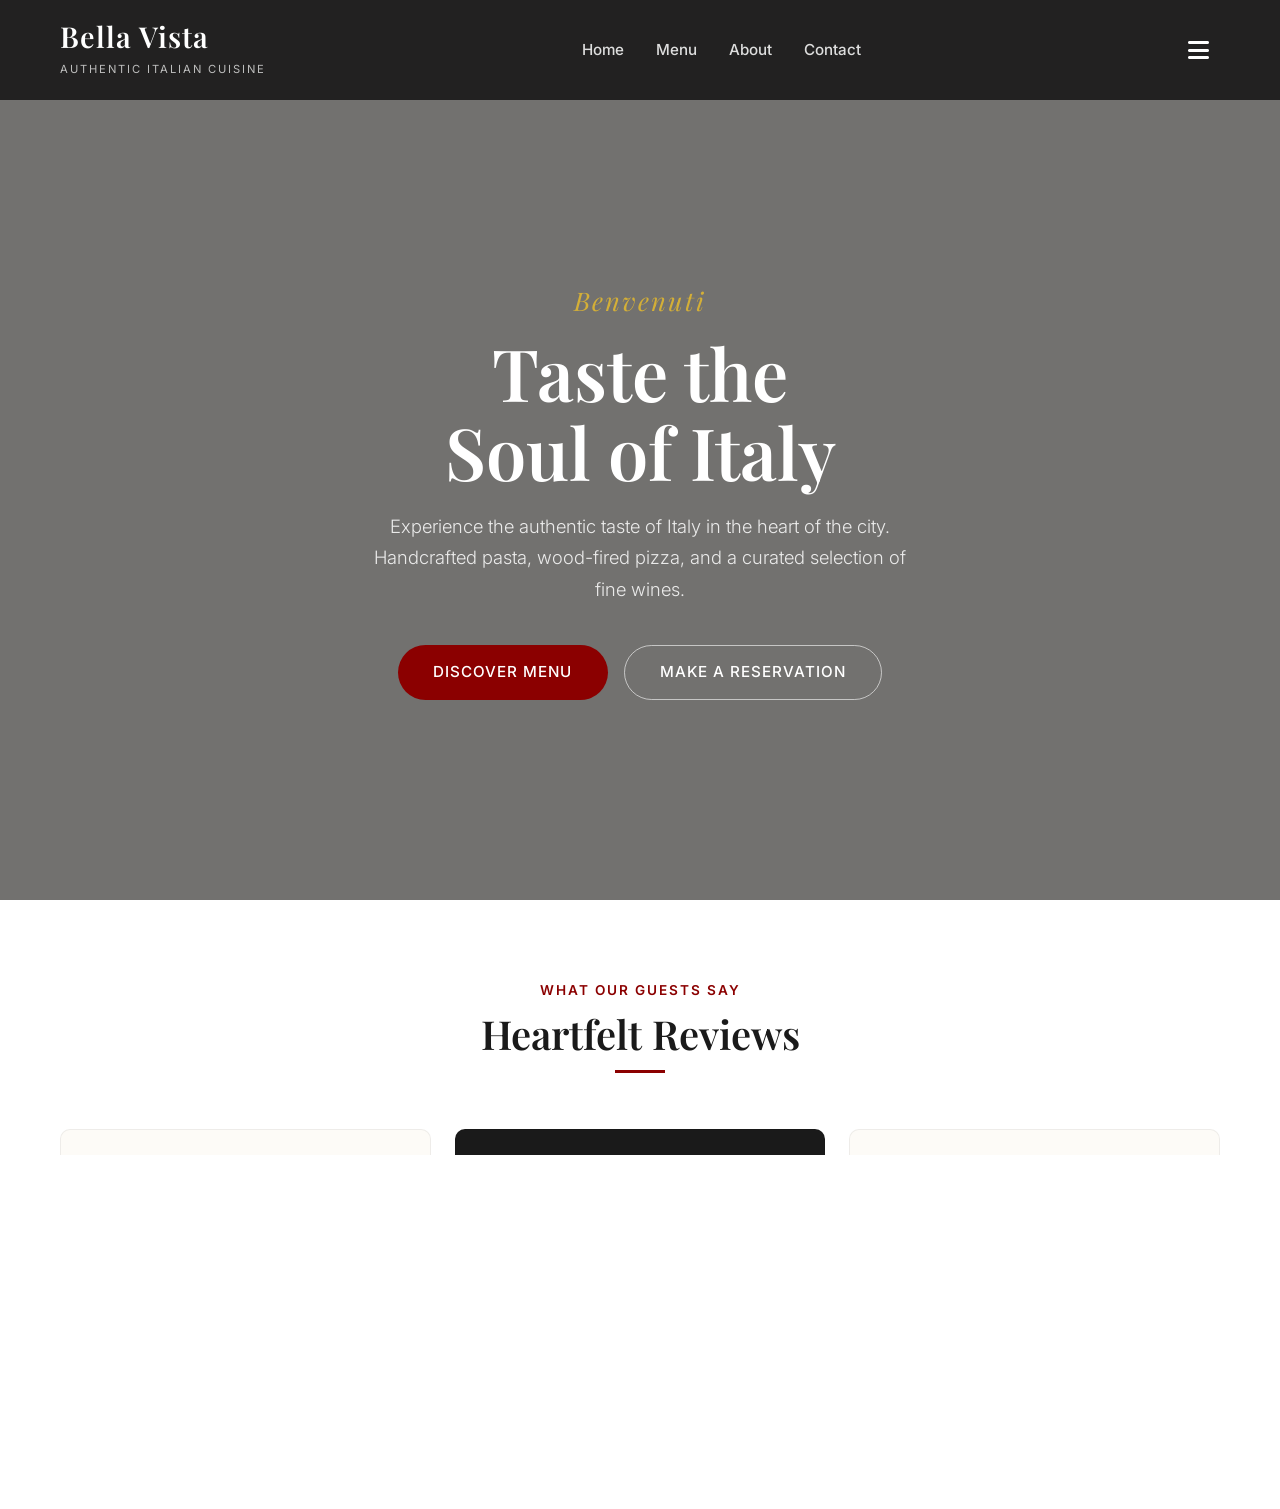
<file: index.html>
<!DOCTYPE html>
<html lang="en">

<head>
    <meta charset="UTF-8">
    <meta name="viewport" content="width=device-width, initial-scale=1.0, viewport-fit=cover">
    <meta name="description"
        content="Bella Vista - Authentic Italian Restaurant serving fresh pasta, wood-fired pizzas, and traditional Italian cuisine in the heart of the city. ">
    <meta name="apple-mobile-web-app-capable" content="yes">
    <meta name="apple-mobile-web-app-status-bar-style" content="black-translucent">
    <meta name="theme-color" content="#8b0000">
    <title>Bella Vista | Authentic Italian Cuisine</title>

    <!-- Google Fonts -->
    <link rel="preconnect" href="https://fonts.googleapis.com">
    <link rel="preconnect" href="https://fonts.gstatic.com" crossorigin>
    <link
        href="https://fonts.googleapis.com/css2?family=Inter:wght@300;400;500;600&family=Playfair+Display:ital,wght@0,400;0,600;0,700;1,400&display=swap"
        rel="stylesheet">

    <!-- Font Awesome -->
    <link rel="stylesheet" href="https://cdnjs.cloudflare.com/ajax/libs/font-awesome/6.4.0/css/all.min.css">

    <link rel="stylesheet" href="global.css">
    <link rel="stylesheet" href="index.css">
</head>

<body>
    <header class="header">
        <div class="container">
            <nav class="navbar">
                <div class="logo">
                    <h1>Bella Vista</h1>
                    <span class="tagline">Authentic Italian Cuisine</span>
                </div>

                <ul class="nav-links">
                    <li><a href="index.html">Home</a></li>
                    <li><a href="menu.html">Menu</a></li>
                    <li><a href="about.html">About</a></li>
                    <li><a href="contact.html">Contact</a></li>
                </ul>

                <button class="mobile-menu-btn" id="mobileMenuBtn" aria-label="Toggle Navigation">
                    <i class="fas fa-bars"></i>
                </button>
            </nav>
        </div>
    </header>

    <!-- Mobile Nav Overlay -->
    <div class="nav-overlay" id="navOverlay"></div>

    <main>
        <!-- Hero Section -->
        <section id="Home" class="hero">
            <div class="hero-overlay"></div>
            <div class="hero-content">
                <span class="welcome-text">Benvenuti</span>
                <h2>Taste the <br> Soul of Italy</h2>
                <p>Experience the authentic taste of Italy in the heart of the city. Handcrafted pasta, wood-fired
                    pizza, and a curated selection of fine wines.</p>

                <div class="hero-button">
                    <a href="menu.html" class="btn btn-primary">Discover Menu</a>
                    <a href="contact.html" class="btn btn-secondary">Make a Reservation</a>
                </div>
            </div>
        </section>

        <!-- Testimonials Section -->
        <section class="testimonials reveal">
            <div class="container">
                <div class="section-header">
                    <span class="subtitle">What Our Guests Say</span>
                    <h2 class="section-title">Heartfelt Reviews</h2>
                    <div class="divider"></div>
                </div>

                <div class="testimonials-grid">
                    <div class="testimonial-card">
                        <div class="testimonial-stars">
                            <i class="fas fa-star"></i><i class="fas fa-star"></i><i class="fas fa-star"></i><i
                                class="fas fa-star"></i><i class="fas fa-star"></i>
                        </div>
                        <p class="testimonial-text">"The truffle risotto was absolutely divine — silky, earthy, and
                            perfectly seasoned. The atmosphere transported us straight to Rome. We'll be back every
                            special occasion."</p>
                        <div class="testimonial-author">
                            <div class="author-avatar">S</div>
                            <div class="author-info">
                                <strong>Sophia Martinez</strong>
                                <span>Food Critic, NYC</span>
                            </div>
                        </div>
                    </div>

                    <div class="testimonial-card featured-review">
                        <div class="testimonial-stars">
                            <i class="fas fa-star"></i><i class="fas fa-star"></i><i class="fas fa-star"></i><i
                                class="fas fa-star"></i><i class="fas fa-star"></i>
                        </div>
                        <p class="testimonial-text">"Bella Vista is in a league of its own. The bruschetta was fresh,
                            the Osso Buco was tender beyond belief, and the tiramisu made me speechless. Exceptional
                            service from start to finish."</p>
                        <div class="testimonial-author">
                            <div class="author-avatar">J</div>
                            <div class="author-info">
                                <strong>James & Elena Rossi</strong>
                                <span>Date Night, Brooklyn</span>
                            </div>
                        </div>
                    </div>

                    <div class="testimonial-card">
                        <div class="testimonial-stars">
                            <i class="fas fa-star"></i><i class="fas fa-star"></i><i class="fas fa-star"></i><i
                                class="fas fa-star"></i><i class="fas fa-star-half-alt"></i>
                        </div>
                        <p class="testimonial-text">"We hosted our anniversary here and the team went above and beyond.
                            The panna cotta with berry compote was a showstopper. A genuinely memorable experience."</p>
                        <div class="testimonial-author">
                            <div class="author-avatar">A</div>
                            <div class="author-info">
                                <strong>Aisha & Priya Khan</strong>
                                <span>Anniversary Dinner</span>
                            </div>
                        </div>
                    </div>
                </div>
            </div>
        </section>
    </main>

    <script>
        // Dynamic Active Navigation Link
        document.addEventListener('DOMContentLoaded', () => {
            const navLinks = document.querySelectorAll('.nav-links a');
            const currentPath = window.location.pathname.split('/').pop() || 'index.html';

            navLinks.forEach(link => {
                const linkPath = link.getAttribute('href');
                if (currentPath === linkPath) {
                    link.classList.add('active');
                }
            });
        });

        // Mobile Drawer Toggle
        const mobileBtn = document.getElementById('mobileMenuBtn');
        const nav = document.querySelector('.nav-links');
        const overlay = document.getElementById('navOverlay');
        const icon = mobileBtn ? mobileBtn.querySelector('i') : null;

        function openNav() {
            nav.classList.add('active');
            overlay.classList.add('active');
            if (icon) { icon.classList.replace('fa-bars', 'fa-times'); }
            document.body.style.overflow = 'hidden';
        }
        function closeNav() {
            nav.classList.remove('active');
            overlay.classList.remove('active');
            if (icon) { icon.classList.replace('fa-times', 'fa-bars'); }
            document.body.style.overflow = '';
        }

        if (mobileBtn) {
            mobileBtn.addEventListener('click', () => nav.classList.contains('active') ? closeNav() : openNav());
        }
        if (overlay) {
            overlay.addEventListener('click', closeNav);
        }
        nav && nav.querySelectorAll('a').forEach(a => a.addEventListener('click', closeNav));

        // Header scroll effect
        const header = document.querySelector('.header');
        window.addEventListener('scroll', () => {
            header.classList.toggle('scrolled', window.scrollY > 50);
        });
    </script>
</body>

</html>
</file>
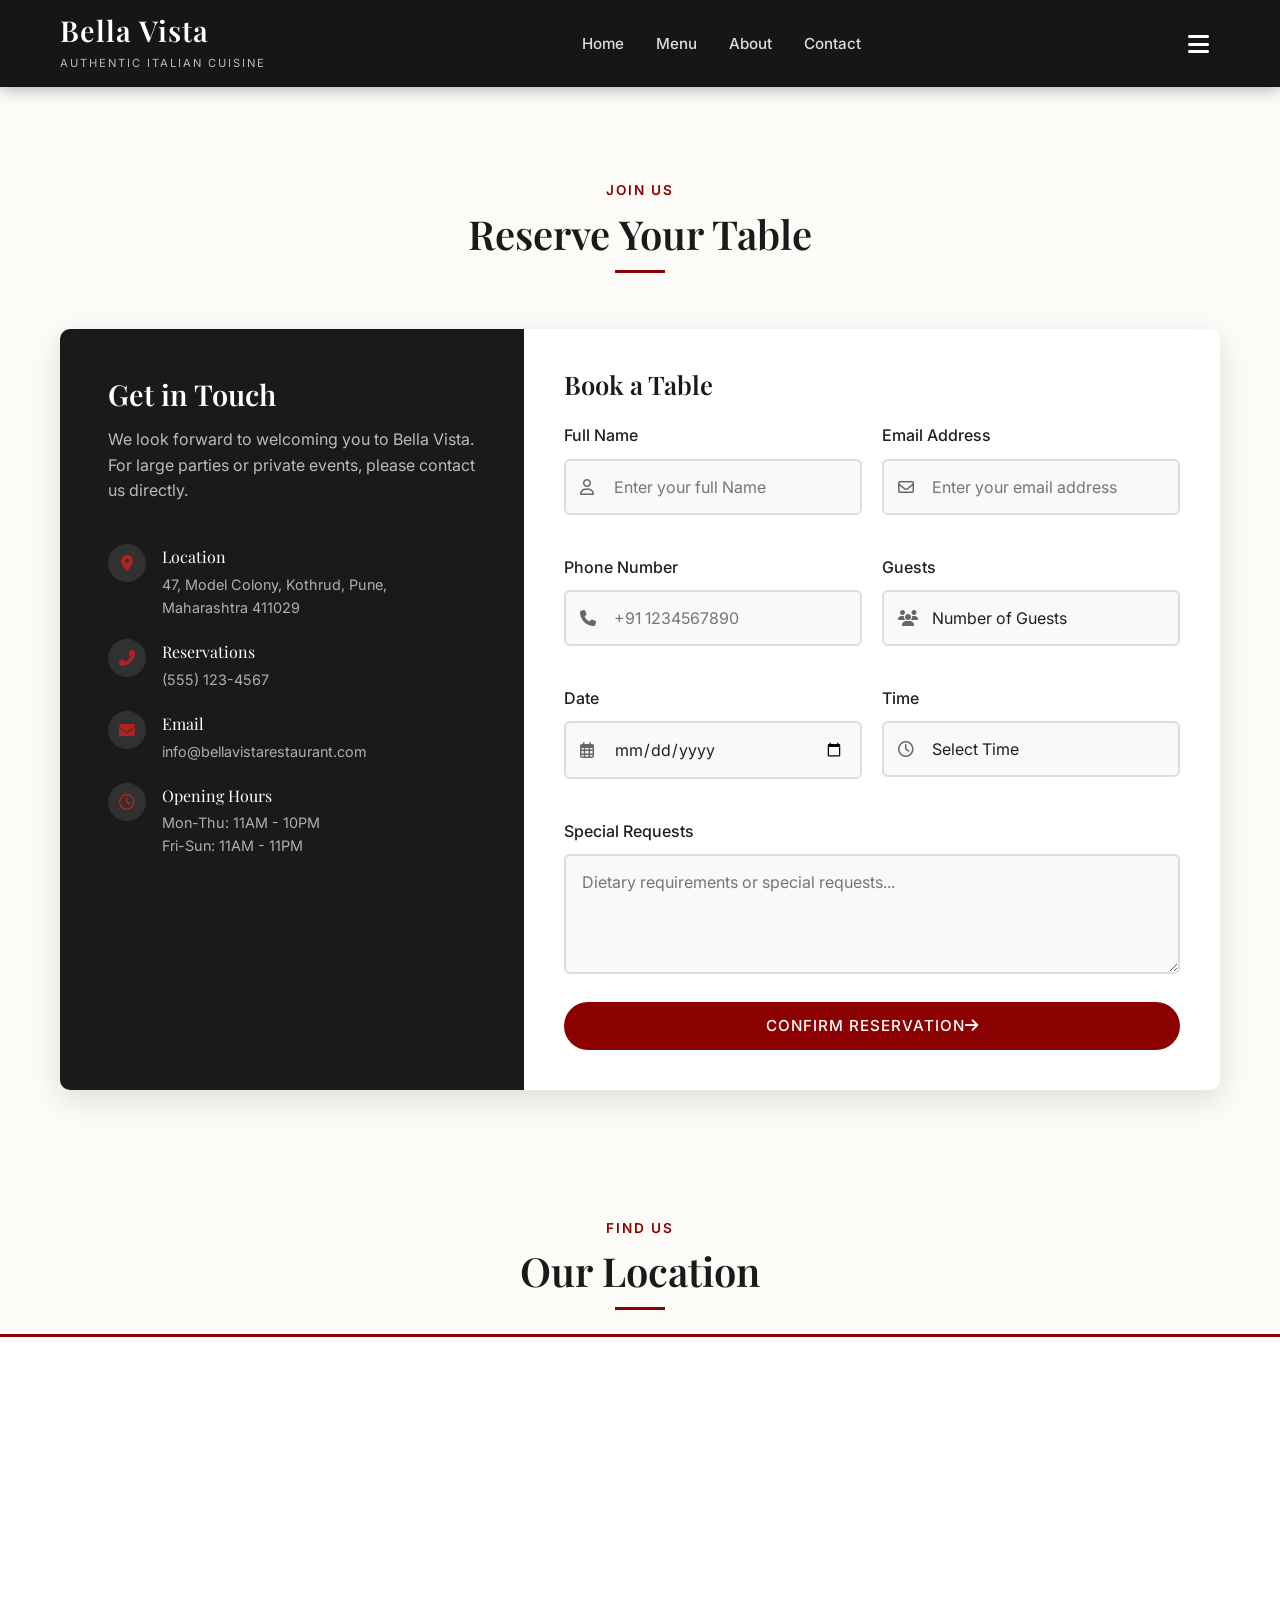
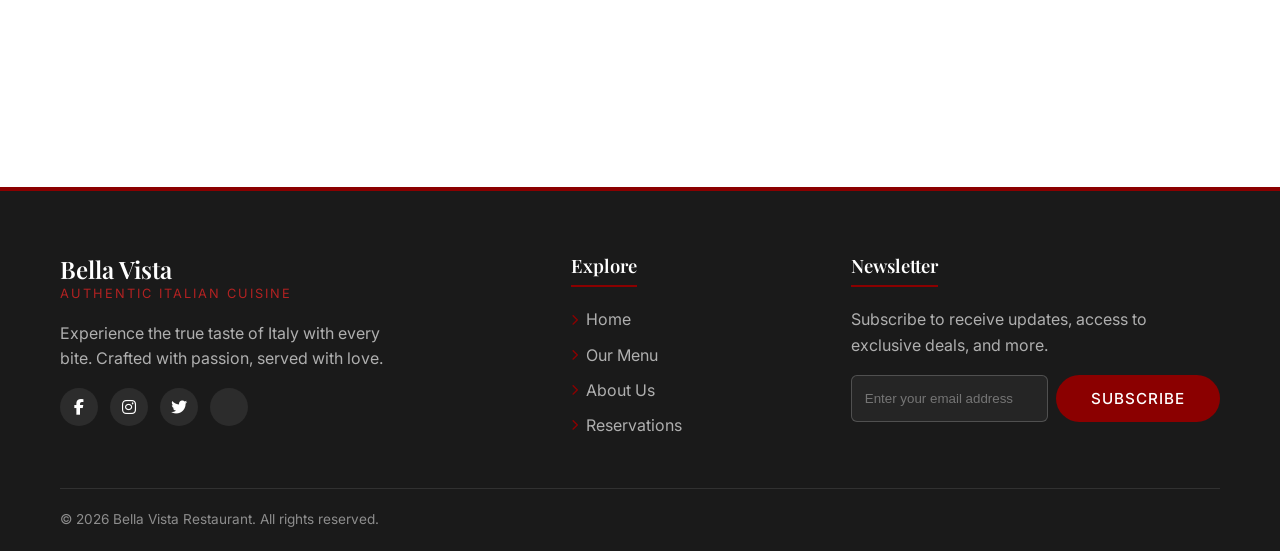
<file: contact.html>
<!DOCTYPE html>
<html lang="en">

<head>
    <meta charset="UTF-8">
    <meta name="viewport" content="width=device-width, initial-scale=1.0, viewport-fit=cover">
    <meta name="description"
        content="Contact Bella Vista - Make a reservation and find our authentically Italian Restaurant location.">
    <meta name="apple-mobile-web-app-capable" content="yes">
    <meta name="apple-mobile-web-app-status-bar-style" content="black-translucent">
    <meta name="theme-color" content="#8b0000">
    <title>Contact & Reservations | Bella Vista</title>

    <!-- Google Fonts -->
    <link rel="preconnect" href="https://fonts.googleapis.com">
    <link rel="preconnect" href="https://fonts.gstatic.com" crossorigin>
    <link
        href="https://fonts.googleapis.com/css2?family=Inter:wght@300;400;500;600&family=Playfair+Display:ital,wght@0,400;0,600;0,700;1,400&display=swap"
        rel="stylesheet">

    <!-- Font Awesome -->
    <link rel="stylesheet" href="https://cdnjs.cloudflare.com/ajax/libs/font-awesome/6.4.0/css/all.min.css">

    <link rel="stylesheet" href="global.css">
    <link rel="stylesheet" href="contact.css">
    <!-- Add padding specifically for non-hero pages to offset the fixed header -->
    <style>
        main {
            padding-top: 100px;
            background-color: var(--light-bg);
        }
    </style>
</head>

<body>
    <header class="header scrolled">
        <div class="container">
            <nav class="navbar">
                <div class="logo">
                    <h1>Bella Vista</h1>
                    <span class="tagline">Authentic Italian Cuisine</span>
                </div>

                <ul class="nav-links">
                    <li><a href="index.html">Home</a></li>
                    <li><a href="menu.html">Menu</a></li>
                    <li><a href="about.html">About</a></li>
                    <li><a href="contact.html">Contact</a></li>
                </ul>

                <button class="mobile-menu-btn" id="mobileMenuBtn" aria-label="Toggle Navigation">
                    <i class="fas fa-bars"></i>
                </button>
            </nav>
        </div>
    </header>

    <!-- Mobile Nav Overlay -->
    <div class="nav-overlay" id="navOverlay"></div>

    <main>
        <!-- Contact Section -->
        <section id="Contact" class="contact reveal active">
            <div class="container">
                <div class="section-header">
                    <span class="subtitle">Join Us</span>
                    <h2 class="section-title">Reserve Your Table</h2>
                    <div class="divider"></div>
                </div>

                <div class="contact-content card-hover">
                    <div class="contact-info">
                        <h3>Get in Touch</h3>
                        <p class="contact-desc">We look forward to welcoming you to Bella Vista. For large parties or
                            private events, please contact us directly.</p>

                        <div class="info-items">
                            <div class="info-item">
                                <div class="icon-box"><i class="fas fa-map-marker-alt"></i></div>
                                <div class="info-text">
                                    <strong>Location</strong>
                                    <p>47, Model Colony, Kothrud, Pune, Maharashtra 411029</p>
                                </div>
                            </div>

                            <div class="info-item">
                                <div class="icon-box"><i class="fas fa-phone-alt"></i></div>
                                <div class="info-text">
                                    <strong>Reservations</strong>
                                    <p>(555) 123-4567</p>
                                </div>
                            </div>

                            <div class="info-item">
                                <div class="icon-box"><i class="fas fa-envelope"></i></div>
                                <div class="info-text">
                                    <strong>Email</strong>
                                    <p>info@bellavistarestaurant.com</p>
                                </div>
                            </div>

                            <div class="info-item">
                                <div class="icon-box"><i class="far fa-clock"></i></div>
                                <div class="info-text">
                                    <strong>Opening Hours</strong>
                                    <p>Mon-Thu: 11AM - 10PM<br>Fri-Sun: 11AM - 11PM</p>
                                </div>
                            </div>
                        </div>
                    </div>

                    <div class="contact-form">
                        <h3>Book a Table</h3>
                        <form action="#" id="reservationForm">
                            <div class="form-row">
                                <div class="form-group">
                                    <label for="name">Full Name</label>
                                    <div class="input-with-icon">
                                        <i class="far fa-user"></i>
                                        <input type="text" id="name" class="name" placeholder="Enter your full Name" required>
                                    </div>
                                </div>

                                <div class="form-group">
                                    <label for="email">Email Address</label>
                                    <div class="input-with-icon">
                                        <i class="far fa-envelope"></i>
                                        <input type="email" id="email" class="email" placeholder="Enter your email address"
                                            required>
                                    </div>
                                </div>
                            </div>

                            <div class="form-row">
                                <div class="form-group">
                                    <label for="phone">Phone Number</label>
                                    <div class="input-with-icon">
                                        <i class="fas fa-phone"></i>
                                        <input type="tel" id="phone" class="phone" placeholder="+91 1234567890"
                                            required>
                                    </div>
                                </div>

                                <div class="form-group">
                                    <label for="guests">Guests</label>
                                    <div class="input-with-icon">
                                        <i class="fas fa-users"></i>
                                        <select name="guests" id="guests" required>
                                            <option value="" disabled selected>Number of Guests</option>
                                            <option value="1">1 Person</option>
                                            <option value="2">2 People</option>
                                            <option value="3">3 People</option>
                                            <option value="4">4 People</option>
                                            <option value="5">5 People</option>
                                            <option value="6+">6+ People</option>
                                        </select>
                                    </div>
                                </div>
                            </div>

                            <div class="form-row">
                                <div class="form-group">
                                    <label for="date">Date</label>
                                    <div class="input-with-icon">
                                        <i class="far fa-calendar-alt"></i>
                                        <input type="date" id="date" class="date" required>
                                    </div>
                                </div>

                                <div class="form-group">
                                    <label for="time">Time</label>
                                    <div class="input-with-icon">
                                        <i class="far fa-clock"></i>
                                        <select name="time" id="time" required>
                                            <option value="" disabled selected>Select Time</option>
                                            <option value="18:00">06:00 PM</option>
                                            <option value="18:30">06:30 PM</option>
                                            <option value="19:00">07:00 PM</option>
                                            <option value="19:30">07:30 PM</option>
                                            <option value="20:00">08:00 PM</option>
                                            <option value="20:30">08:30 PM</option>
                                            <option value="21:00">09:00 PM</option>
                                        </select>
                                    </div>
                                </div>
                            </div>

                            <div class="form-group full-width">
                                <label for="message">Special Requests</label>
                                <textarea name="message" id="message" rows="3"
                                    placeholder="Dietary requirements or special requests..."></textarea>
                            </div>

                            <button type="submit" class="btn btn-primary btn-block" id="submitBtn">Confirm Reservation
                                <i class="fas fa-arrow-right"></i></button>

                            <!-- Success message (hidden by default) -->
                            <div class="form-success" id="formSuccess" style="display:none;">
                                <i class="fas fa-check-circle"></i>
                                <div>
                                    <strong>Reservation Received!</strong>
                                    <span>A confirmation email has been sent. We'll see you soon! 🍝</span>
                                </div>
                            </div>

                            <!-- Error message (hidden by default) -->
                            <div class="form-error" id="formError" style="display:none;"></div>
                        </form>
                    </div>
                </div>
            </div>
        </section>

        <!-- Google Maps Section -->
        <section class="map-section">
            <div class="map-header">
                <div class="container">
                    <span class="subtitle">Find Us</span>
                    <h2 class="section-title" style="color:var(--secondary)">Our Location</h2>
                    <div class="divider" style="margin-bottom:0"></div>
                </div>
            </div>
            <div class="map-wrapper">
                <iframe
                    src="https://www.google.com/maps/embed?pb=!1m18!1m12!1m3!1d3783.7457843617087!2d73.8052!3d18.5074!2m3!1f0!2f0!3f0!3m2!1i1024!2i768!4f13.1!3m3!1m2!1s0x3bc2bf5b3c4c2e1b%3A0x9f0a3f2d3a4c5e6f!2sKothrud%2C%20Pune%2C%20Maharashtra!5e0!3m2!1sen!2sin!4v1710000000000!5m2!1sen!2sin"
                    width="100%" height="450" style="border:0;" allowfullscreen="" loading="lazy"
                    referrerpolicy="no-referrer-when-downgrade" title="Bella Vista Restaurant - Kothrud, Pune"></iframe>
            </div>
        </section>
    </main>

    <footer class="footer">
        <div class="container">
            <div class="footer-content">
                <div class="footer-section brand-section">
                    <h2>Bella Vista</h2>
                    <span class="tagline">Authentic Italian Cuisine</span>
                    <p class="brand-desc">Experience the true taste of Italy with every bite. Crafted with passion,
                        served with love.</p>
                    <div class="social-links">
                        <a href="#" class="social-link" aria-label="Facebook"><i class="fab fa-facebook-f"></i></a>
                        <a href="#" class="social-link" aria-label="Instagram"><i class="fab fa-instagram"></i></a>
                        <a href="#" class="social-link" aria-label="Twitter"><i class="fab fa-twitter"></i></a>
                        <a href="#" class="social-link" aria-label="TripAdvisor"><i class="fab fa-tripadvisor"></i></a>
                    </div>
                </div>

                <div class="footer-section">
                    <h4>Explore</h4>
                    <ul class="footer-links">
                        <li><a href="index.html"><i class="fas fa-chevron-right"></i> Home</a></li>
                        <li><a href="menu.html"><i class="fas fa-chevron-right"></i> Our Menu</a></li>
                        <li><a href="about.html"><i class="fas fa-chevron-right"></i> About Us</a></li>
                        <li><a href="contact.html"><i class="fas fa-chevron-right"></i> Reservations</a></li>
                    </ul>
                </div>

                <div class="footer-section">
                    <h4>Newsletter</h4>
                    <p>Subscribe to receive updates, access to exclusive deals, and more.</p>
                    <form class="newsletter-form">
                        <input type="email" placeholder="Enter your email address" required aria-label="Email Address">
                        <button type="submit" class="btn btn-primary">Subscribe</button>
                    </form>
                </div>
            </div>

            <div class="footer-bottom">
                <p>&copy; <span id="year">2024</span> Bella Vista Restaurant. All rights reserved.</p>
            </div>
        </div>
    </footer>

    <script>
        // ─── API Config ────────────────────────────────────────────────
        const API_BASE = 'http://localhost:5000/api';


        document.getElementById('year').textContent = new Date().getFullYear();

        // Mobile Drawer Toggle
        const mobileBtn = document.getElementById('mobileMenuBtn');
        const nav = document.querySelector('.nav-links');
        const overlay = document.getElementById('navOverlay');
        const icon = mobileBtn ? mobileBtn.querySelector('i') : null;

        function openNav() {
            nav.classList.add('active');
            overlay.classList.add('active');
            if (icon) { icon.classList.replace('fa-bars', 'fa-times'); }
            document.body.style.overflow = 'hidden';
        }
        function closeNav() {
            nav.classList.remove('active');
            overlay.classList.remove('active');
            if (icon) { icon.classList.replace('fa-times', 'fa-bars'); }
            document.body.style.overflow = '';
        }

        if (mobileBtn) {
            mobileBtn.addEventListener('click', () => nav.classList.contains('active') ? closeNav() : openNav());
        }
        if (overlay) { overlay.addEventListener('click', closeNav); }
        nav && nav.querySelectorAll('a').forEach(a => a.addEventListener('click', closeNav));

        // ─── Reservation Form → POST /api/reservations ─────────────────
        const form = document.getElementById('reservationForm');
        const submitBtn = form ? form.querySelector('button[type="submit"]') : null;
        const successMsg = document.getElementById('formSuccess');
        const errorMsg = document.getElementById('formError');

        if (form) {
            form.addEventListener('submit', async (e) => {
                e.preventDefault();
                submitBtn.disabled = true;
                submitBtn.innerHTML = '<i class="fas fa-spinner fa-spin"></i> Sending...';
                if (errorMsg) errorMsg.style.display = 'none';

                const body = {
                    name: form.querySelector('#name').value,
                    email: form.querySelector('#email').value,
                    phone: form.querySelector('#phone').value,
                    guests: form.querySelector('#guests').value,
                    date: form.querySelector('#date').value,
                    time: form.querySelector('#time').value,
                    message: form.querySelector('#message').value,
                };

                try {
                    const res = await fetch(`${API_BASE}/reservations`, {
                        method: 'POST',
                        headers: { 'Content-Type': 'application/json' },
                        body: JSON.stringify(body),
                    });
                    const data = await res.json();

                    if (data.success) {
                        form.reset();
                        submitBtn.style.display = 'none';
                        successMsg.style.display = 'flex';
                    } else {
                        throw new Error(data.message);
                    }
                } catch (err) {
                    submitBtn.disabled = false;
                    submitBtn.innerHTML = 'Confirm Reservation <i class="fas fa-arrow-right"></i>';
                    if (errorMsg) {
                        errorMsg.textContent = err.message || 'Something went wrong. Please try again.';
                        errorMsg.style.display = 'block';
                    }
                }
            });
        }

        // ─── Newsletter Form → POST /api/newsletter ────────────────────
        const newsletterForm = document.querySelector('.newsletter-form');
        if (newsletterForm) {
            newsletterForm.addEventListener('submit', async (e) => {
                e.preventDefault();
                const emailInput = newsletterForm.querySelector('input[type="email"]');
                const btn = newsletterForm.querySelector('button');
                btn.disabled = true;
                btn.textContent = '...';

                try {
                    const res = await fetch(`${API_BASE}/newsletter`, {
                        method: 'POST',
                        headers: { 'Content-Type': 'application/json' },
                        body: JSON.stringify({ email: emailInput.value }),
                    });
                    const data = await res.json();
                    btn.textContent = data.success ? '✅ Done!' : data.message;
                    if (data.success) emailInput.value = '';
                } catch {
                    btn.textContent = '❌ Error';
                } finally {
                    setTimeout(() => { btn.disabled = false; btn.textContent = 'Subscribe'; }, 3000);
                }
            });
        }
    </script>
</body>

</html>
</file>
<file: global.css>
/* === CSS Variables === */
:root {
    --primary: #8b0000;
    --primary-light: #b22222;
    --primary-dark: #660000;
    --secondary: #1a1a1a;
    --dark-bg: #111111;
    --light-bg: #fdfbf7;
    --white: #ffffff;
    --accent: #d4af37;

    --text-dark: #1f1f1f;
    --text-muted: #666666;
    --text-light: #f5f5f5;

    --font-heading: 'Playfair Display', serif;
    --font-body: 'Inter', sans-serif;

    --max-width: 1200px;
    --radius: 10px;
    --radius-sm: 6px;
    --shadow: 0 4px 20px rgba(0, 0, 0, 0.08);
    --shadow-lg: 0 10px 30px rgba(0, 0, 0, 0.12);
}

/* === Reset === */
* {
    margin: 0;
    padding: 0;
    box-sizing: border-box;
}

html {
    scroll-behavior: smooth;
}

body {
    font-family: var(--font-body);
    line-height: 1.6;
    color: var(--text-dark);
    background-color: var(--light-bg);
    overflow-x: hidden;
}

h1,
h2,
h3,
h4,
h5,
h6 {
    font-family: var(--font-heading);
    color: var(--secondary);
    font-weight: 600;
    line-height: 1.2;
}

a {
    text-decoration: none;
    color: inherit;
    transition: 0.3s ease;
}

ul {
    list-style: none;
}

img {
    max-width: 100%;
    height: auto;
    display: block;
}

.container {
    max-width: var(--max-width);
    margin: 0 auto;
    padding: 0 20px;
}

/* === Typography Helpers === */
.subtitle {
    display: block;
    font-family: var(--font-body);
    color: var(--primary);
    text-transform: uppercase;
    letter-spacing: 2px;
    font-size: 0.85rem;
    font-weight: 600;
    margin-bottom: 0.5rem;
}

.section-header {
    text-align: center;
    margin-bottom: 3.5rem;
}

.section-title {
    font-size: 2.5rem;
    margin-bottom: 0.75rem;
}

.divider {
    width: 50px;
    height: 3px;
    background-color: var(--primary);
    margin: 0 auto 1.5rem;
}

.divider-left {
    width: 50px;
    height: 3px;
    background-color: var(--primary);
    margin: 0 0 1.5rem 0;
}

.section-description {
    max-width: 600px;
    margin: 0 auto;
    color: var(--text-muted);
    font-size: 1.05rem;
}

/* === Buttons === */
.btn {
    display: inline-block;
    padding: 0.9rem 2.2rem;
    border-radius: 50px;
    font-weight: 500;
    font-family: var(--font-body);
    letter-spacing: 1px;
    transition: 0.3s ease;
    cursor: pointer;
    border: none;
    font-size: 0.95rem;
    text-transform: uppercase;
    min-height: 44px;
    display: flex;
    align-items: center;
    justify-content: center;
}

@media (max-width: 768px) {
    .btn {
        padding: 1rem 2rem;
        font-size: 1rem;
        min-height: 48px;
    }
}

.btn-primary {
    background-color: var(--primary);
    color: var(--white);
}

.btn-primary:hover {
    background-color: var(--primary-light);
    transform: translateY(-2px);
    box-shadow: 0 6px 20px rgba(139, 0, 0, 0.3);
    color: var(--white);
}

.btn-secondary {
    background-color: transparent;
    color: var(--white);
    border: 1px solid rgba(255, 255, 255, 0.6);
}

.btn-secondary:hover {
    background-color: var(--white);
    color: var(--secondary);
    transform: translateY(-2px);
}

.btn-outline {
    background-color: transparent;
    color: var(--primary);
    border: 1px solid var(--primary);
}

.btn-outline:hover {
    background-color: var(--primary);
    color: var(--white);
    transform: translateY(-2px);
}

.btn-block {
    width: 100%;
}

/* === Card Hover === */
.card-hover {
    transition: 0.3s ease;
}

.card-hover:hover {
    transform: translateY(-5px);
    box-shadow: var(--shadow);
}

/* === Fade In Animation === */
.reveal {
    animation: fadeUp 0.8s ease-out forwards;
    opacity: 0;
}

@keyframes fadeUp {
    from {
        opacity: 0;
        transform: translateY(20px);
    }

    to {
        opacity: 1;
        transform: translateY(0);
    }
}

/* === Header / Navbar === */
.header {
    position: fixed;
    top: 0;
    left: 0;
    width: 100%;
    z-index: 1000;
    padding: 1.2rem 0;
    transition: 0.3s ease;
    background-color: rgba(0, 0, 0, 0.7);
}

.header.scrolled {
    background-color: rgba(10, 10, 10, 0.95);
    padding: 0.8rem 0;
    box-shadow: 0 2px 15px rgba(0, 0, 0, 0.3);
}

.navbar {
    display: flex;
    justify-content: space-between;
    align-items: center;
}

.logo {
    color: var(--white);
}

.logo h1 {
    font-size: 1.8rem;
    color: var(--white);
    letter-spacing: 1px;
    margin-bottom: 0.1rem;
}

.logo .tagline {
    font-family: var(--font-body);
    font-size: 0.7rem;
    text-transform: uppercase;
    letter-spacing: 2px;
    opacity: 0.7;
}

.nav-links {
    display: flex;
    gap: 2rem;
}

.nav-links a {
    color: rgba(255, 255, 255, 0.85);
    font-weight: 500;
    font-size: 0.95rem;
    position: relative;
    padding-bottom: 4px;
}

.nav-links a::after {
    content: '';
    position: absolute;
    bottom: 0;
    left: 0;
    width: 0;
    height: 2px;
    background-color: var(--primary);
    transition: 0.3s ease;
}

.nav-links a:hover {
    color: var(--white);
}

.nav-links a:hover::after {
    width: 100%;
}

.mobile-menu-btn {
    display: none;
    background: none;
    border: none;
    color: var(--white);
    font-size: 1.5rem;
    cursor: pointer;
    padding: 0.5rem;
    min-width: 44px;
    min-height: 44px;
    display: flex;
    align-items: center;
    justify-content: center;
    flex-shrink: 0;
    tap-highlight-color: transparent;
    -webkit-tap-highlight-color: transparent;
}

/* === Footer === */
.footer {
    background: var(--secondary);
    color: var(--white);
    padding: 4rem 0 0;
    border-top: 4px solid var(--primary);
}

.footer-content {
    display: grid;
    grid-template-columns: 2fr 1fr 1.5fr;
    gap: 3rem;
    margin-bottom: 2.5rem;
}

.brand-section h2 {
    color: var(--white);
    margin-bottom: 0;
}

.brand-section .tagline {
    display: block;
    color: var(--primary-light);
    font-size: 0.8rem;
    text-transform: uppercase;
    letter-spacing: 2px;
    margin-bottom: 1rem;
}

.brand-desc {
    color: rgba(255, 255, 255, 0.65);
    margin-bottom: 1.5rem;
    max-width: 350px;
}

.social-links {
    display: flex;
    gap: 0.75rem;
}

.social-link {
    width: 38px;
    height: 38px;
    background-color: rgba(255, 255, 255, 0.08);
    display: flex;
    align-items: center;
    justify-content: center;
    border-radius: 50%;
    color: var(--white);
    transition: 0.3s ease;
}

.social-link:hover {
    background-color: var(--primary);
    transform: translateY(-2px);
}

.footer-section h4 {
    color: var(--white);
    font-size: 1.15rem;
    margin-bottom: 1.25rem;
    padding-bottom: 0.5rem;
    border-bottom: 2px solid var(--primary);
    display: inline-block;
}

.footer-links li {
    margin-bottom: 0.6rem;
}

.footer-links a {
    color: rgba(255, 255, 255, 0.65);
    display: flex;
    align-items: center;
    gap: 0.5rem;
}

.footer-links a i {
    font-size: 0.7rem;
    color: var(--primary);
    transition: 0.2s ease;
}

.footer-links a:hover {
    color: var(--primary-light);
}

.footer-links a:hover i {
    transform: translateX(4px);
}

.footer-section p {
    color: rgba(255, 255, 255, 0.65);
    margin-bottom: 1rem;
}

.newsletter-form {
    display: flex;
    gap: 0.5rem;
}

.newsletter-form input {
    flex: 1;
    padding: 0.8rem;
    border: 1px solid rgba(255, 255, 255, 0.2);
    background: rgba(255, 255, 255, 0.05);
    border-radius: var(--radius-sm);
    color: var(--white);
}

.newsletter-form input:focus {
    outline: none;
    border-color: var(--primary);
}

.footer-bottom {
    padding: 1.25rem 0;
    border-top: 1px solid rgba(255, 255, 255, 0.1);
    display: flex;
    justify-content: space-between;
    align-items: center;
    color: rgba(255, 255, 255, 0.5);
    font-size: 0.85rem;
}

.footer-bottom-links a {
    color: rgba(255, 255, 255, 0.5);
}

.footer-bottom-links a:hover {
    color: var(--white);
}

.separator {
    margin: 0 0.5rem;
}

/* === Keyframes === */
@keyframes fadeInDown {
    from {
        opacity: 0;
        transform: translateY(-20px);
    }

    to {
        opacity: 1;
        transform: translateY(0);
    }
}

/* === Responsive === */
@media (max-width: 992px) {

    .about-content,
    .contact-content {
        grid-template-columns: 1fr;
    }

    .contact-content {
        max-width: 600px;
        margin: 0 auto;
    }

    .about-image-wrapper {
        padding-right: 0;
        padding-bottom: 0;
        margin-bottom: 2rem;
    }

    .experience-badge {
        bottom: -15px;
        right: 15px;
        width: 110px;
        height: 110px;
        padding: 1rem;
    }

    .experience-badge .years {
        font-size: 1.8rem;
    }

    .footer-content {
        grid-template-columns: 1fr 1fr;
    }
}

@media (max-width: 768px) {
    .hero-content h2 {
        font-size: 2.8rem;
        line-height: 1.2;
    }

    .hero-content p {
        font-size: 1rem;
    }

    .hero-button {
        flex-direction: column;
        gap: 0.75rem;
    }

    .hero-button .btn {
        width: 100%;
    }

    .nav-links {
        position: fixed;
        top: 0;
        right: -100%;
        width: 100%;
        max-width: 85vw;
        height: 100vh;
        background-color: var(--secondary);
        flex-direction: column;
        justify-content: flex-start;
        padding-top: 5rem;
        align-items: center;
        transition: 0.4s ease;
        z-index: 999;
        overflow-y: auto;
    }

    .nav-links.active {
        right: 0;
        box-shadow: -5px 0 20px rgba(0, 0, 0, 0.4);
    }

    .nav-links li {
        margin: 1rem 0;
    }

    .nav-links a {
        font-size: 1.2rem;
        color: var(--white) !important;
        padding: 1rem;
        min-height: 48px;
        display: flex;
        align-items: center;
    }

    .mobile-menu-btn {
        display: flex;
        z-index: 1000;
        position: relative;
    }

    .form-row {
        grid-template-columns: 1fr;
        gap: 0;
    }

    .footer-content {
        grid-template-columns: 1fr;
        gap: 2rem;
    }

    .footer-bottom {
        flex-direction: column;
        gap: 0.75rem;
        text-align: center;
    }

    .section-title {
        font-size: 2rem;
    }

    .container {
        padding: 0 16px;
    }

    .logo h1 {
        font-size: 1.4rem;
    }

    .nav-links {
        width: 100%;
    }
}

@media (max-width: 640px) {
    :root {
        --max-width: 100%;
    }

    .hero-content h2 {
        font-size: 2rem;
    }

    .hero-content .welcome-text {
        font-size: 1.3rem;
    }

    .section-title {
        font-size: 1.6rem;
    }

    .subtitle {
        font-size: 0.75rem;
    }

    .contact-info,
    .contact-form {
        padding: 1.5rem 1rem;
    }

    .contact-info h3,
    .contact-form h3 {
        font-size: 1.4rem;
    }

    .newsletter-form {
        flex-direction: column;
    }

    .newsletter-form button {
        width: 100%;
    }

    .footer-section h4 {
        font-size: 1rem;
    }
}

@media (max-width: 480px) {
    .hero-content {
        padding: 1rem;
    }

    .section-title {
        font-size: 1.4rem;
    }

    .hero-button {
        gap: 0.5rem;
    }

    .btn {
        padding: 0.9rem 1.5rem;
        font-size: 0.9rem;
    }

    h1, h2, h3, h4 {
        word-break: break-word;
    }
}

/* === Mobile Nav Overlay === */
.nav-overlay {
    display: none;
    position: fixed;
    top: 0;
    left: 0;
    right: 0;
    bottom: 0;
    background: rgba(0, 0, 0, 0.5);
    z-index: 998;
    opacity: 0;
    transition: opacity 0.3s ease;
}

.nav-overlay.active {
    display: block;
    opacity: 1;
}
</file>
<file: index.css>
/* === Hero Section === */
.hero {
    position: relative;
    min-height: 100vh;
    display: flex;
    align-items: center;
    justify-content: center;
    background-image: url('https://images.unsplash.com/photo-1614873636018-548106274e2a?ixlib=rb-4.1.0&auto=format&fit=crop&q=80&w=2070');
    background-size: cover;
    background-position: center;
    background-attachment: fixed;
    text-align: center;
    padding-top: 80px;
}

@media (max-width: 768px) {
    .hero {
        background-attachment: scroll;
        min-height: auto;
        padding-top: 60px;
        padding-bottom: 2rem;
    }
}

@media (max-width: 480px) {
    .hero {
        padding-top: 50px;
        padding-bottom: 1.5rem;
    }
}

.hero-overlay {
    position: absolute;
    top: 0;
    left: 0;
    width: 100%;
    height: 100%;
    background: rgba(0, 0, 0, 0.55);
}

.hero-content {
    position: relative;
    z-index: 2;
    max-width: 750px;
    padding: 2rem;
    color: var(--white);
    animation: fadeInDown 0.8s ease-out forwards;
}

.hero-content .welcome-text {
    display: block;
    font-family: var(--font-heading);
    font-style: italic;
    font-size: 1.6rem;
    color: var(--accent);
    margin-bottom: 0.75rem;
    letter-spacing: 2px;
}

.hero-content h2 {
    font-size: 4.5rem;
    color: var(--white);
    margin-bottom: 1.25rem;
    line-height: 1.1;
}

.hero-content p {
    font-size: 1.15rem;
    color: rgba(255, 255, 255, 0.85);
    margin-bottom: 2.5rem;
    font-weight: 300;
    line-height: 1.7;
    max-width: 550px;
    margin-left: auto;
    margin-right: auto;
}

.hero-button {
    display: flex;
    justify-content: center;
    gap: 1rem;
}

/* === Testimonials Section === */
.testimonials {
    padding: 5rem 0;
    background: var(--white);
}

.testimonials-grid {
    display: grid;
    grid-template-columns: repeat(auto-fit, minmax(280px, 1fr));
    gap: 1.5rem;
}

.testimonial-card {
    background: var(--light-bg);
    border-radius: var(--radius);
    padding: 2rem;
    display: flex;
    flex-direction: column;
    gap: 1rem;
    border: 1px solid rgba(0, 0, 0, 0.06);
    transition: 0.3s ease;
}

.testimonial-card:hover {
    transform: translateY(-4px);
    box-shadow: var(--shadow);
}

.testimonial-card.featured-review {
    background-color: var(--secondary);
    color: var(--white);
}

.testimonial-card.featured-review .testimonial-text {
    color: rgba(255, 255, 255, 0.85);
}

.testimonial-card.featured-review .author-info strong {
    color: var(--white);
}

.testimonial-card.featured-review .author-info span {
    color: var(--accent);
}

.testimonial-stars {
    display: flex;
    gap: 0.25rem;
    color: var(--accent);
    font-size: 1rem;
}

.testimonial-text {
    font-size: 1rem;
    line-height: 1.7;
    color: var(--text-muted);
    font-style: italic;
    flex: 1;
}

.testimonial-author {
    display: flex;
    align-items: center;
    gap: 0.75rem;
    margin-top: auto;
}

.author-avatar {
    width: 45px;
    height: 45px;
    border-radius: 50%;
    background-color: var(--primary);
    color: var(--white);
    display: flex;
    align-items: center;
    justify-content: center;
    font-size: 1.1rem;
    font-family: var(--font-heading);
    font-weight: 700;
    flex-shrink: 0;
}

.author-info strong {
    display: block;
    font-size: 0.95rem;
    color: var(--secondary);
    font-family: var(--font-heading);
}

.author-info span {
    font-size: 0.8rem;
    color: var(--text-muted);
}

/* === Mobile Optimizations === */
@media (max-width: 768px) {
    .testimonials {
        padding: 3rem 0;
    }

    .testimonials-grid {
        grid-template-columns: 1fr;
        gap: 1rem;
    }

    .hero-content {
        padding: 1.5rem;
    }

    .hero-content h2 {
        font-size: 3rem;
        margin-bottom: 1rem;
    }

    .hero-content p {
        font-size: 1rem;
        margin-bottom: 2rem;
    }

    .testimonial-card {
        padding: 1.5rem;
    }
}

@media (max-width: 640px) {
    .hero-content h2 {
        font-size: 2.2rem;
        line-height: 1.3;
    }

    .testimonials-grid {
        gap: 1rem;
    }

    .testimonial-card {
        padding: 1.25rem;
    }

    .testimonial-text {
        font-size: 0.95rem;
    }

    .author-avatar {
        width: 40px;
        height: 40px;
        font-size: 1rem;
    }
}

@media (max-width: 480px) {
    .hero-content h2 {
        font-size: 1.8rem;
    }

    .hero-content .welcome-text {
        font-size: 1.2rem;
    }

    .hero-content p {
        font-size: 0.95rem;
    }

    .hero-button {
        gap: 0.5rem;
    }

    .testimonial-card {
        padding: 1rem;
    }

    .testimonial-text {
        font-size: 0.9rem;
    }

    .author-info strong {
        font-size: 0.85rem;
    }

    .author-info span {
        font-size: 0.75rem;
    }
}
</file>
<file: contact.css>
/* === Contact / Reservation Section === */
.contact {
    padding: 5rem 0;
    background-color: var(--light-bg);
}

.contact-content {
    background: var(--white);
    border-radius: var(--radius);
    overflow: hidden;
    display: grid;
    grid-template-columns: 1fr 1.5fr;
    box-shadow: var(--shadow-lg);
}

.contact-info {
    background-color: var(--secondary);
    color: var(--white);
    padding: 3rem;
}

.contact-info h3 {
    color: var(--white);
    font-size: 1.8rem;
    margin-bottom: 1rem;
}

.contact-desc {
    color: rgba(255, 255, 255, 0.7);
    margin-bottom: 2.5rem;
    font-size: 1rem;
    line-height: 1.6;
}

.info-items {
    display: flex;
    flex-direction: column;
    gap: 1.25rem;
}

.info-item {
    display: flex;
    gap: 1rem;
}

.icon-box {
    width: 38px;
    height: 38px;
    background-color: rgba(255, 255, 255, 0.1);
    color: var(--primary-light);
    border-radius: 50%;
    display: flex;
    align-items: center;
    justify-content: center;
    font-size: 1rem;
    flex-shrink: 0;
}

.info-text strong {
    display: block;
    margin-bottom: 0.2rem;
    font-size: 1rem;
    font-family: var(--font-heading);
    font-weight: 400;
}

.info-text p {
    color: rgba(255, 255, 255, 0.65);
    font-size: 0.9rem;
}

.contact-form {
    padding: 2.5rem;
}

.contact-form h3 {
    font-size: 1.6rem;
    margin-bottom: 1.5rem;
}

.form-row {
    display: grid;
    grid-template-columns: 1fr 1fr;
    gap: 1.25rem;
    margin-bottom: 1.25rem;
}

.form-group {
    margin-bottom: 1.25rem;
}

.form-group.full-width {
    grid-column: 1 / -1;
}

.form-group label {
    display: block;
    font-size: 1rem;
    font-weight: 500;
    color: var(--text-dark);
    margin-bottom: 0.6rem;
}

.input-with-icon {
    position: relative;
}

.input-with-icon i {
    position: absolute;
    left: 1rem;
    top: 50%;
    transform: translateY(-50%);
    color: var(--text-muted);
    pointer-events: none;
}

.input-with-icon input,
.input-with-icon select {
    padding-left: 3rem !important;
}

.form-group input,
.form-group select,
.form-group textarea {
    width: 100%;
    padding: 1rem;
    border: 2px solid #ddd;
    border-radius: var(--radius-sm);
    font-family: var(--font-body);
    font-size: 1rem;
    color: var(--text-dark);
    background-color: #f9f9fa;
    transition: 0.3s ease;
    min-height: 44px;
    -webkit-appearance: none;
    -moz-appearance: none;
    appearance: none;
}

.form-group input[type="date"],
.form-group input[type="time"],
.form-group select {
    cursor: pointer;
}

.form-group input:focus,
.form-group select:focus,
.form-group textarea:focus {
    outline: none;
    border-color: var(--primary);
    background-color: var(--white);
    box-shadow: 0 0 0 4px rgba(139, 0, 0, 0.1);
}

.form-group textarea {
    resize: vertical;
    min-height: 120px;
    padding-bottom: 1rem;
}

/* === Google Maps Section === */
.map-section {
    background: var(--white);
}

.map-header {
    padding: 3rem 0 1.5rem;
    text-align: center;
    background: var(--light-bg);
}

.map-wrapper {
    position: relative;
    width: 100%;
    line-height: 0;
    border-top: 3px solid var(--primary);
}

.map-wrapper iframe {
    display: block;
}

/* === Form Success / Error States === */
.form-success {
    display: flex;
    align-items: center;
    gap: 0.75rem;
    background-color: #d4edda;
    border: 1px solid #c3e6cb;
    border-radius: var(--radius-sm);
    padding: 1rem 1.25rem;
    margin-top: 1rem;
    animation: fadeUp 0.4s ease-out forwards;
}

.form-success i {
    font-size: 1.5rem;
    color: #28a745;
    flex-shrink: 0;
}

.form-success strong {
    display: block;
    color: #155724;
    font-size: 1rem;
    margin-bottom: 0.1rem;
}

.form-success span {
    color: #155724;
    font-size: 0.9rem;
}

.form-error {
    background-color: #f8d7da;
    border: 1px solid #f5c6cb;
    color: #721c24;
    border-radius: var(--radius-sm);
    padding: 0.85rem 1rem;
    margin-top: 1rem;
    font-size: 0.9rem;
    animation: fadeUp 0.4s ease-out forwards;
}

/* === Mobile Optimizations === */
@media (max-width: 992px) {
    .contact-content {
        grid-template-columns: 1fr;
    }

    .contact-info {
        padding: 2rem;
    }

    .contact-form {
        padding: 2rem;
    }
}

@media (max-width: 768px) {
    .contact {
        padding: 3rem 0;
    }

    .contact-info {
        padding: 1.5rem;
    }

    .contact-info h3 {
        font-size: 1.4rem;
    }

    .contact-form {
        padding: 1.5rem;
    }

    .contact-form h3 {
        font-size: 1.3rem;
    }

    .form-row {
        gap: 0;
        margin-bottom: 1rem;
    }

    .form-group {
        margin-bottom: 1rem;
    }

    .icon-box {
        width: 44px;
        height: 44px;
    }

    .map-wrapper iframe {
        min-height: 300px;
    }
}

@media (max-width: 640px) {
    .contact-info,
    .contact-form {
        padding: 1.25rem;
    }

    .info-items {
        gap: 1rem;
    }

    .info-item {
        gap: 0.75rem;
    }

    .map-wrapper iframe {
        min-height: 250px;
    }
}

@media (max-width: 480px) {
    .contact-content {
        border-radius: 6px;
    }

    .contact-info,
    .contact-form {
        padding: 1rem;
    }

    .contact-info h3,
    .contact-form h3 {
        font-size: 1.2rem;
        margin-bottom: 1rem;
    }

    .contact-desc {
        font-size: 0.95rem;
        margin-bottom: 1.5rem;
    }

    .form-group input,
    .form-group select,
    .form-group textarea {
        font-size: 16px;
    }

    .info-text strong {
        font-size: 0.9rem;
    }

    .info-text p {
        font-size: 0.85rem;
    }

    .map-wrapper iframe {
        min-height: 200px;
    }
}
</file>
